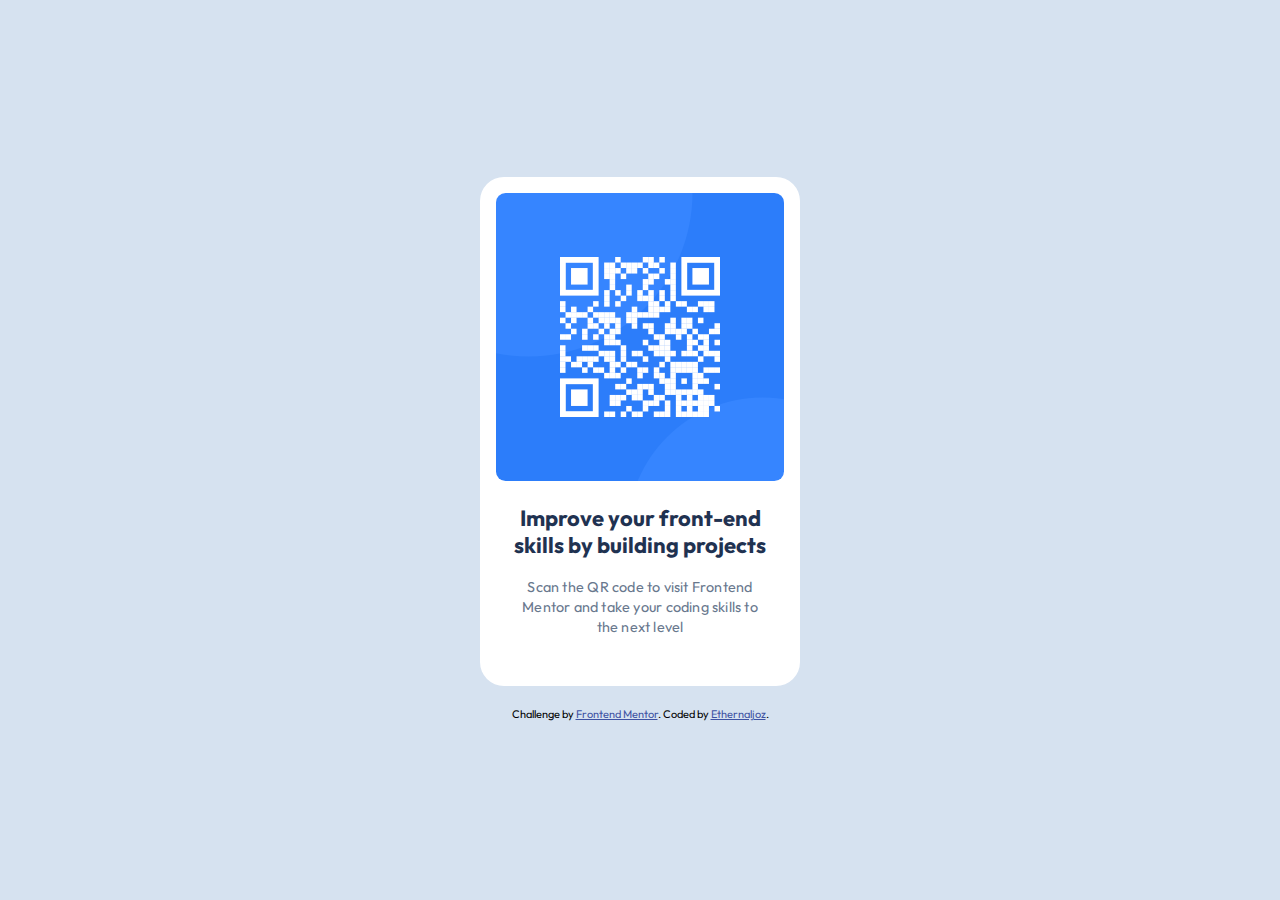
<file: 01. qr-code-component-main/index.html>
<!DOCTYPE html>
<html lang="en">
  <head>
    <meta charset="UTF-8" />
    <meta name="viewport" content="width=device-width, initial-scale=1.0" />
    <!-- displays site properly based on user's device -->

    <link
      rel="icon"
      type="image/png"
      sizes="32x32"
      href="./images/favicon-32x32.png"
    />
    <link rel="stylesheet" href="styles.css" />
    <link rel="preconnect" href="https://fonts.googleapis.com" />
    <link rel="preconnect" href="https://fonts.gstatic.com" crossorigin />
    <link
      href="https://fonts.googleapis.com/css2?family=New+Amsterdam&family=Outfit:wght@100..900&display=swap"
      rel="stylesheet"
    />

    <title>Frontend Mentor | QR code component</title>

    <style>
      .attribution {
        font-size: 11px;
        text-align: center;
      }
      .attribution a {
        color: hsl(228, 45%, 44%);
      }
    </style>
  </head>
  <body>
    <main>
      <div class="card">
        <img
          src="./images/image-qr-code.png"
          alt="Qr Code to Frontendmentor.io"
        />
        <div class="card-text">
          <h1>Improve your front-end skills by building projects</h1>
          <p>
            Scan the QR code to visit Frontend Mentor and take your coding
            skills to the next level
          </p>
        </div>
      </div>
    </main>

    <footer>
      <div class="attribution">
        Challenge by
        <a href="https://www.frontendmentor.io?ref=challenge" target="_blank"
          >Frontend Mentor</a
        >. Coded by <a href="https://github.com/Ethernaljoz">Ethernaljoz</a>.
      </div>
    </footer>
  </body>
</html>
</file>
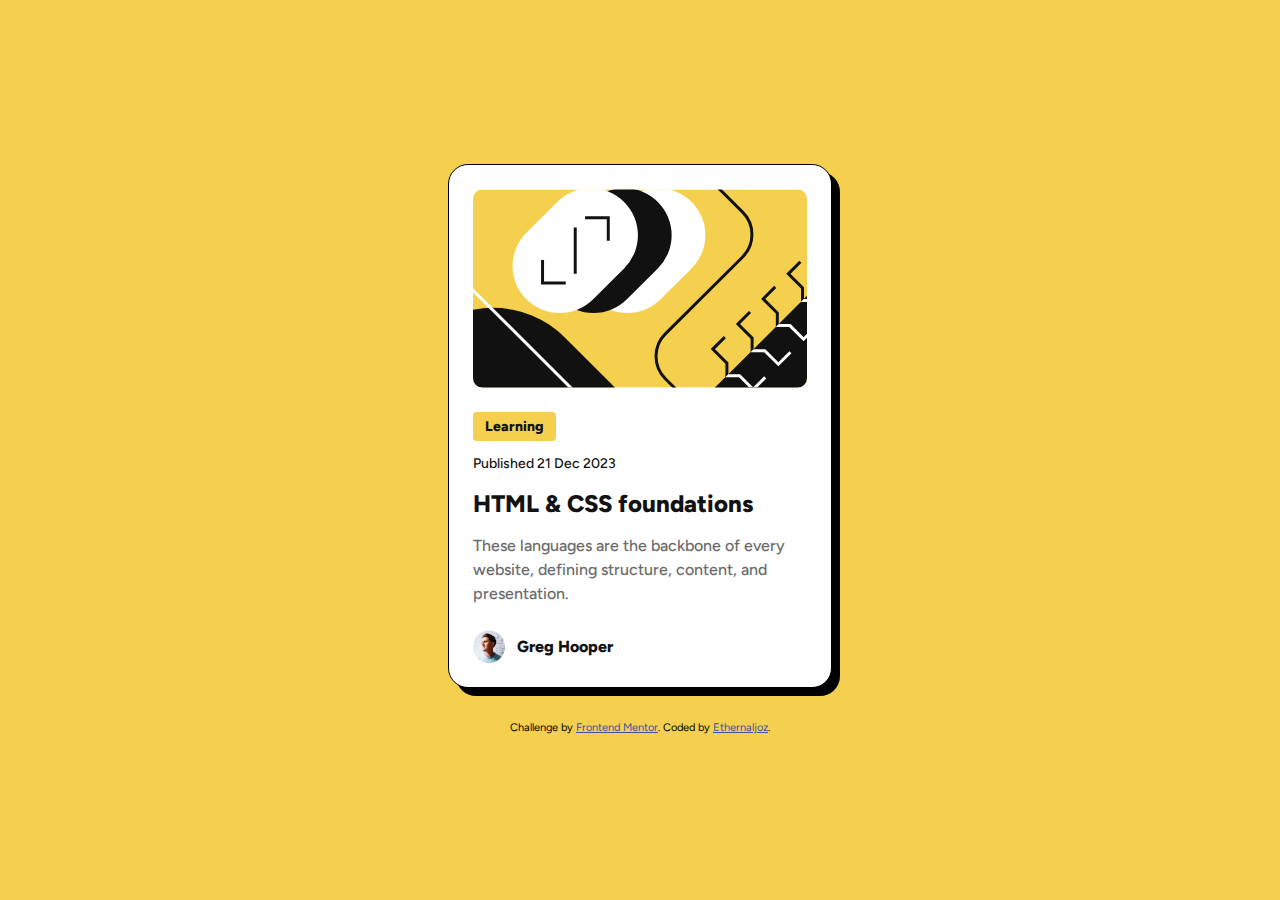
<file: 02. blog-preview-card-main/index.html>
<!DOCTYPE html>
<html lang="en">
  <head>
    <meta charset="UTF-8" />
    <meta name="viewport" content="width=device-width, initial-scale=1.0" />
    <!-- displays site properly based on user's device -->

    <link
      rel="icon"
      type="image/png"
      sizes="32x32"
      href="./assets/images/favicon-32x32.png"
    />
    <link rel="stylesheet" href="style.css" />
    <link rel="preconnect" href="https://fonts.googleapis.com" />
    <link rel="preconnect" href="https://fonts.gstatic.com" crossorigin />
    <link
      href="https://fonts.googleapis.com/css2?family=Figtree:ital,wght@0,300..900;1,300..900&display=swap"
      rel="stylesheet"
    />
    <title>Frontend Mentor | Blog preview card</title>

    <!-- Feel free to remove these styles or customise in your own stylesheet 👍 -->
    <style>
      .attribution {
        font-size: 11px;
        text-align: center;
      }
      .attribution a {
        color: hsl(228, 45%, 44%);
      }
    </style>
  </head>
  <body>

    <main>
      <div class="card">
        <img src="./assets/images/illustration-article.svg" alt=" illustration article" />
        <div class="card-body">
            <p class="learning">Learning</p>   
            <p class="date">Published 21 Dec 2023</p>
            <h1>HTML & CSS foundations</h1>
            <p class="description">
              These languages are the backbone of every website, defining structure,
              content, and presentation.
            </p>   
        </div>
        <div class="card-footer">
            <img src="./assets/images//image-avatar.webp" alt="image avatar" />
          <p>Greg Hooper</p>
        </div>
      </div>
    </main>


    <footer>
      <div class="attribution">
        Challenge by
        <a href="https://www.frontendmentor.io?ref=challenge" target="_blank"
          >Frontend Mentor</a
        >. Coded by <a href="https://github.com/Ethernaljoz">Ethernaljoz</a>.
      </div>
    </footer>

  </body>
</html>
</file>
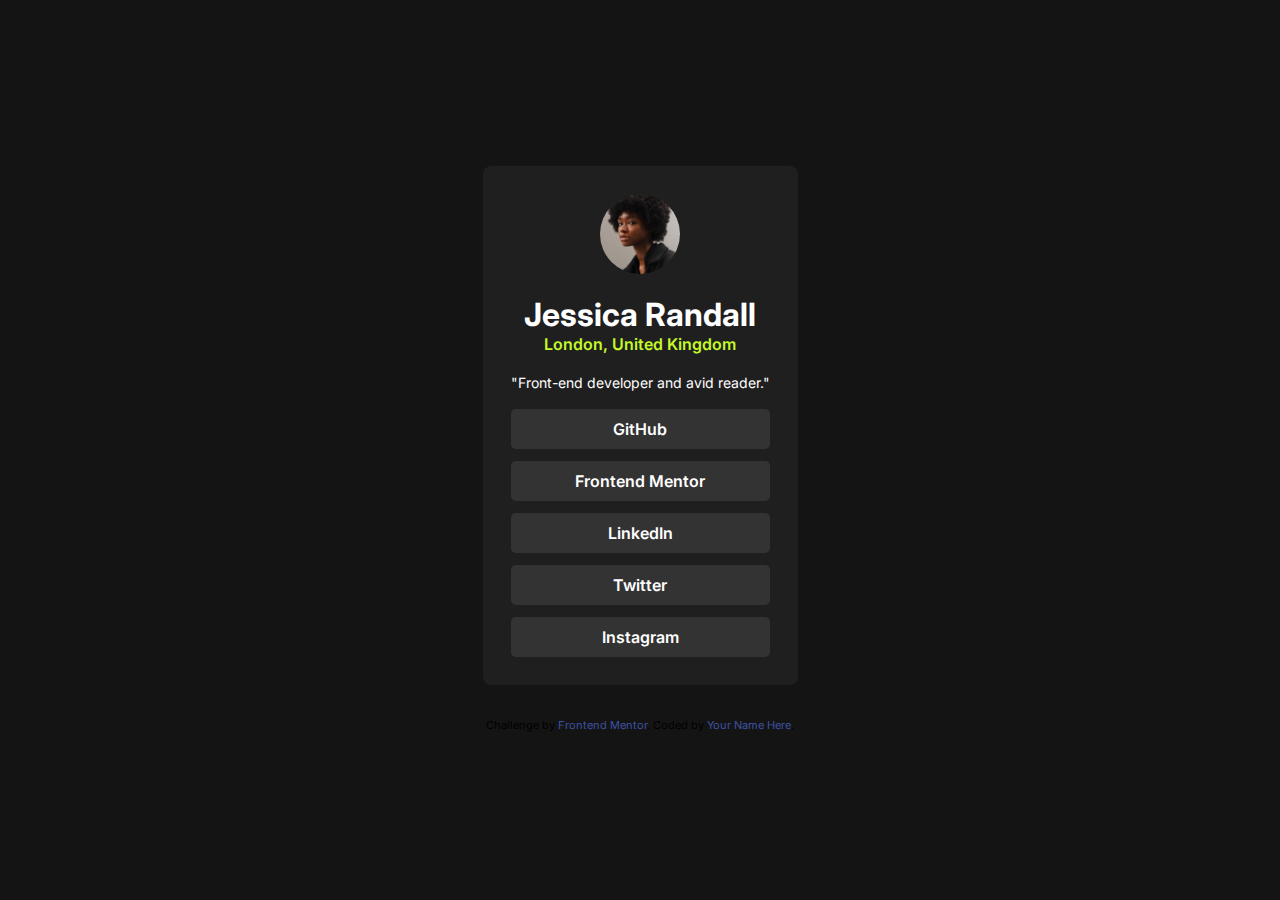
<file: 03. social-links-profile-main/index.html>
<!DOCTYPE html>
<html lang="en">
<head>
  <meta charset="UTF-8">
  <meta name="viewport" content="width=device-width, initial-scale=1.0"> <!-- displays site properly based on user's device -->

  <link rel="icon" type="image/png" sizes="32x32" href="./assets/images/favicon-32x32.png">
  <link rel="preconnect" href="https://fonts.googleapis.com">
  <link rel="preconnect" href="https://fonts.gstatic.com" crossorigin>
  <link href="https://fonts.googleapis.com/css2?family=Inter:ital,opsz,wght@0,14..32,100..900;1,14..32,100..900&display=swap" rel="stylesheet">

  <title>Frontend Mentor | Social links profile</title>

  <link rel="stylesheet" href="style.css">

  <!-- Feel free to remove these styles or customise in your own stylesheet 👍 -->
  <style>
    .attribution { font-size: 11px; text-align: center; }
    .attribution a { color: hsl(228, 45%, 44%); }
  </style>
</head>
<body>

  <main class="card">
    <div class="card-header">
      <div class="image">
        <img src="./assets/images/avatar-jessica.jpeg" alt="">
      </div>
      <div>
        <h1>Jessica Randall</h1>
        <p class="location">London, United Kingdom</p>
      </div>
      <p class="career">"Front-end developer and avid reader."</p>
    </div>
  
  <div class="social">
    <p><a href="#">GitHub</a></p>
    <p><a href="#">Frontend Mentor</a></p>
    <p><a href="#">LinkedIn</a></p>
    <p><a href="#">Twitter</a></p>
    <p><a href="#">Instagram</a></p>
  </div>
  </main>


  <footer>
    <div class="attribution">
    Challenge by <a href="https://www.frontendmentor.io?ref=challenge" target="_blank">Frontend Mentor</a>. 
    Coded by <a href="#">Your Name Here</a>.
    </div>
  </footer>
  
  
</body>
</html>
</file>
<file: 01. qr-code-component-main/styles.css>
/* Box sizing rules */
*,
*::before,
*::after {
    box-sizing: border-box;
}

/* Prevent font size inflation */
html {
    -moz-text-size-adjust: none;
    -webkit-text-size-adjust: none;
    text-size-adjust: none;
}

/* Remove default margin in favour of better control in authored CSS */
body,
h1,
h2,
h3,
h4,
p,
figure,
blockquote,
dl,
dd {
    margin-block-end: 0;
}

/* Remove list styles on ul, ol elements with a list role, which suggests default styling will be removed */
ul[role='list'],
ol[role='list'] {
    list-style: none;
}

/* Set core body defaults */
body {
    min-height: 100vh;
    line-height: 1.5;
}

html,
body {
    margin: 0;
    padding: 0;
    border: 0;
}

* {
    margin: 0;
}

/* Set shorter line heights on headings and interactive elements */
h1,
h2,
h3,
h4,
button,
input,
label {
    line-height: 1.1;
}

/* Balance text wrapping on headings */
h1,
h2,
h3,
h4 {
    text-wrap: balance;
}

/* A elements that don't have a class get default styles */
a:not([class]) {
    text-decoration-skip-ink: auto;
    color: currentColor;
}

/* Make images easier to work with */
img,
picture {
    max-width: 100%;
    display: block;
}

/* Inherit fonts for inputs and buttons */
input,
button,
textarea,
select {
    font-family: inherit;
    font-size: inherit;
}

/* Make sure textareas without a rows attribute are not tiny */
textarea:not([rows]) {
    min-height: 10em;
}

/* Anything that has been anchored to should have extra scroll margin */
:target {
    scroll-margin-block: 5ex;
}

:root{
    --color-white: hsl(0, 0%, 100%); 
    --color-slate-300: hsl(212, 45%, 89%); 
    --color-slate-500: hsl(216, 15%, 48%); 
    --color-slate-900: hsl(218, 44%, 22%);
    --p-size: 0.9rem;
    --title-size: 1.375rem;
}
body{
    font-family: 'Outfit';
    background-color: var(--color-slate-300);
    height: 100vh;
    width: 100%;
    display: flex;
    justify-content: center;
    flex-direction: column;
    gap: 1.3rem;
}

.card{
    max-width: 20rem;
    padding: 1rem 1rem 3rem 1rem ;
    background-color: var(--color-white);
    border-radius: 1.5rem;
    display: flex;
    flex-direction: column;
    gap: 1.5rem;
    margin: 0rem auto;
}
.card img{
    width: 100%;
    border-radius: 0.6rem;
}
.card-text{
    display: flex;
    flex-direction: column;
    gap: 1.2rem;
    padding: 0 1rem;
    text-align: center;
}
.card-text h1{
    color: var(--color-slate-900);
    font-size: var(--title-size);
    font-weight: 700;
    line-height: 120%;
}
.card-text p{
    color: var(--color-slate-500);
    font-size: var(--p-size);
    font-weight: 400;
    line-height: 140%;
    letter-spacing: 0.013rem;
}
</file>
<file: 02. blog-preview-card-main/style.css>
/* Box sizing rules */
*,
*::before,
*::after {
    box-sizing: border-box;
}

/* Prevent font size inflation */
html {
    -moz-text-size-adjust: none;
    -webkit-text-size-adjust: none;
    text-size-adjust: none;
}

/* Remove default margin in favour of better control in authored CSS */
body,
h1,
h1,
h3,
h4,
p,
figure,
blockquote,
dl,
dd {
    margin-block-end: 0;
}

/* Remove list styles on ul, ol elements with a list role, which suggests default styling will be removed */
ul[role='list'],
ol[role='list'] {
    list-style: none;
}

/* Set core body defaults */
body {
    min-height: 100vh;
    line-height: 1.5;
}

html,
body {
    margin: 0;
    padding: 0;
    border: 0;
}

* {
    margin: 0;
}

/* Set shorter line heights on headings and interactive elements */
h1,
h1,
h3,
h4,
button,
input,
label {
    line-height: 1.1;
}

/* Balance text wrapping on headings */
h1,
h1,
h3,
h4 {
    text-wrap: balance;
}

/* A elements that don't have a class get default styles */
a:not([class]) {
    text-decoration-skip-ink: auto;
    color: currentColor;
}

/* Make images easier to work with */
img,
picture {
    max-width: 100%;
    display: block;
}

/* Inherit fonts for inputs and buttons */
input,
button,
textarea,
select {
    font-family: inherit;
    font-size: inherit;
}

/* Make sure textareas without a rows attribute are not tiny */
textarea:not([rows]) {
    min-height: 10em;
}

/* Anything that has been anchored to should have extra scroll margin */
:target {
    scroll-margin-block: 5ex;
}

:root{

    --color-Yellow: hsl(47, 88%, 63%) ;
    --color-White: hsl(0, 0%, 100%) ;
    --color-Gray-500: hsl(0, 0%, 42%) ;
    --color-Gray-950: hsl(0, 0%, 7%);
    --p-size: 1rem;
}


body{
    font-family: "Figtree";
    background-color: var(--color-Yellow);
    width: 100%;
    display: flex;
    justify-content: center;
    align-items: center;
    flex-direction: column;
    gap: 2rem;
}

.card{
    padding: 1.5rem;
    background-color: var(--color-White);
    max-width: 24rem;
    border-radius: 1.25rem;
    display: flex;
    flex-direction: column;
    gap: 1.5rem;
    border: 1px solid black ;
    box-shadow: 8px 8px black;
}

.card img{
    width: 100%;
    border-radius: 0.625rem;
}

.card-body{
    display: flex;
    flex-direction: column;
    gap: 0.75rem;
    
}

.learning{
    color: var(--color-Gray-950);
    font-weight: 800;
    padding: 0.25rem 0.75rem;
    background: var(--color-Yellow);
    max-width: fit-content;
    font-size: 0.875rem;
    border-radius: 0.25rem;
    line-height: 150%;
    text-align: center;
}

.date{
    font-size: 0.875rem;
    color: var(--color-Gray-950);
    font-weight: 500;
    line-height: 150%;
}

h1{
    font-weight: 800;
    color: var(--color-Gray-950);
    line-height: 150%;
    font-size: 1.5rem;
    transition: 0.50s all ease ;
}
h1:hover{
    color: var(--color-Yellow);
    cursor: pointer;
}
.description{
    color: var(--color-Gray-500);
    font-weight: 500;
    line-height: 150%;
    font-size: 1rem;
}

.card-footer{
    display: flex;
    gap: 0.75rem;
    align-items: center;
}

.card-footer img {
    max-width: 2rem;
}
.card-footer p{
    font-size: 1rem;
    font-weight: 800;
    color: var(--color-Gray-950);
}

@media screen and (max-width: 28rem) {
    .card{
        max-width: 20.438rem;
    }
    h1{
        font-size: 1.25rem;
    }
    .learning,.date{
        font-size: 0.75rem;
    }
    .description,.card-footer p{
        font-size: 0.875rem;
    }
}
</file>
<file: 03. social-links-profile-main/style.css>
/* Box sizing rules */
*,
*::before,
*::after {
    box-sizing: border-box;
}

/* Prevent font size inflation */
html {
    -moz-text-size-adjust: none;
    -webkit-text-size-adjust: none;
    text-size-adjust: none;
}

/* Remove default margin in favour of better control in authored CSS */
body,
h1,
h1,
h3,
h4,
p,
figure,
blockquote,
dl,
dd {
    margin-block-end: 0;
}

/* Remove list styles on ul, ol elements with a list role, which suggests default styling will be removed */
ul[role='list'],
ol[role='list'] {
    list-style: none;
}

/* Set core body defaults */
body {
    min-height: 100vh;
    line-height: 1.5;
}

html,
body {
    margin: 0;
    padding: 0;
    border: 0;
}

* {
    margin: 0;
    text-decoration: none;
}

/* Set shorter line heights on headings and interactive elements */
h1,
h1,
h3,
h4,
button,
input,
label {
    line-height: 1.1;
}

/* Balance text wrapping on headings */
h1,
h1,
h3,
h4 {
    text-wrap: balance;
}

/* A elements that don't have a class get default styles */
a:not([class]) {
    text-decoration-skip-ink: auto;
    color: currentColor;
}

/* Make images easier to work with */
img,
picture {
    max-width: 100%;
    display: block;
}

/* Inherit fonts for inputs and buttons */
input,
button,
textarea,
select {
    font-family: inherit;
    font-size: inherit;
}

/* Make sure textareas without a rows attribute are not tiny */
textarea:not([rows]) {
    min-height: 10em;
}

/* Anything that has been anchored to should have extra scroll margin */
:target {
    scroll-margin-block: 5ex;
}


:root{
    --color-Green: hsl(75, 94%, 57%);
    --color-White: hsl(0, 0%, 100%);
    --color-Grey-700: hsl(0, 0%, 20%);
    --color-Grey-800: hsl(0, 0%, 12%);
    --color-Grey-900: hsl(0, 0%, 8%);
    --p-font: 1rem;

/*  Weights: 400, 600, 700 */
}


body{
    background-color: var(--color-Grey-900);
    font-family: "Inter";
    display: grid;
    place-content: center;
    gap: 2rem;
}

.card{
    padding: 1.75rem;
    background-color: var(--color-Grey-800);
    display: flex;
    flex-direction: column;
    gap: 1rem;
    border-radius: 0.5rem;
}
.card-header{
    display: flex;
    flex-direction: column;
    align-items: center;
    gap: 1rem;
}
.image{
    max-width: 5rem;
    height: 5rem;
    border-radius: 50%;
    overflow: hidden;
}

.image img{
    width: 100%;
    object-fit: contain;
}


h1{
    font-weight: 700;
    color: var(--color-White);
    text-align: center;
    margin-top: 0.4rem;
}

.location{
    color: var(--color-Green);
    font-size: var(--p-font);
    font-weight: 600;
    text-align: center;
}

.career{
    font-size: 0.875rem;
    color: var(--color-White);
}

.social{
    display: flex;
    flex-direction: column;
    gap: 0.75rem;
}

.social p{
    width: 100%;
    text-align: center;
    padding: 0.5rem;
    background-color: var(--color-Grey-700);
    border-radius: 0.3rem;
    font-size: var(--p-font);
    color: var(--color-White);
    font-weight: 600;
    transition: all 1s;
}


.social p:hover{
    color: var(--color-Grey-900);
    background-color: var(--color-Green);
}
</file>
